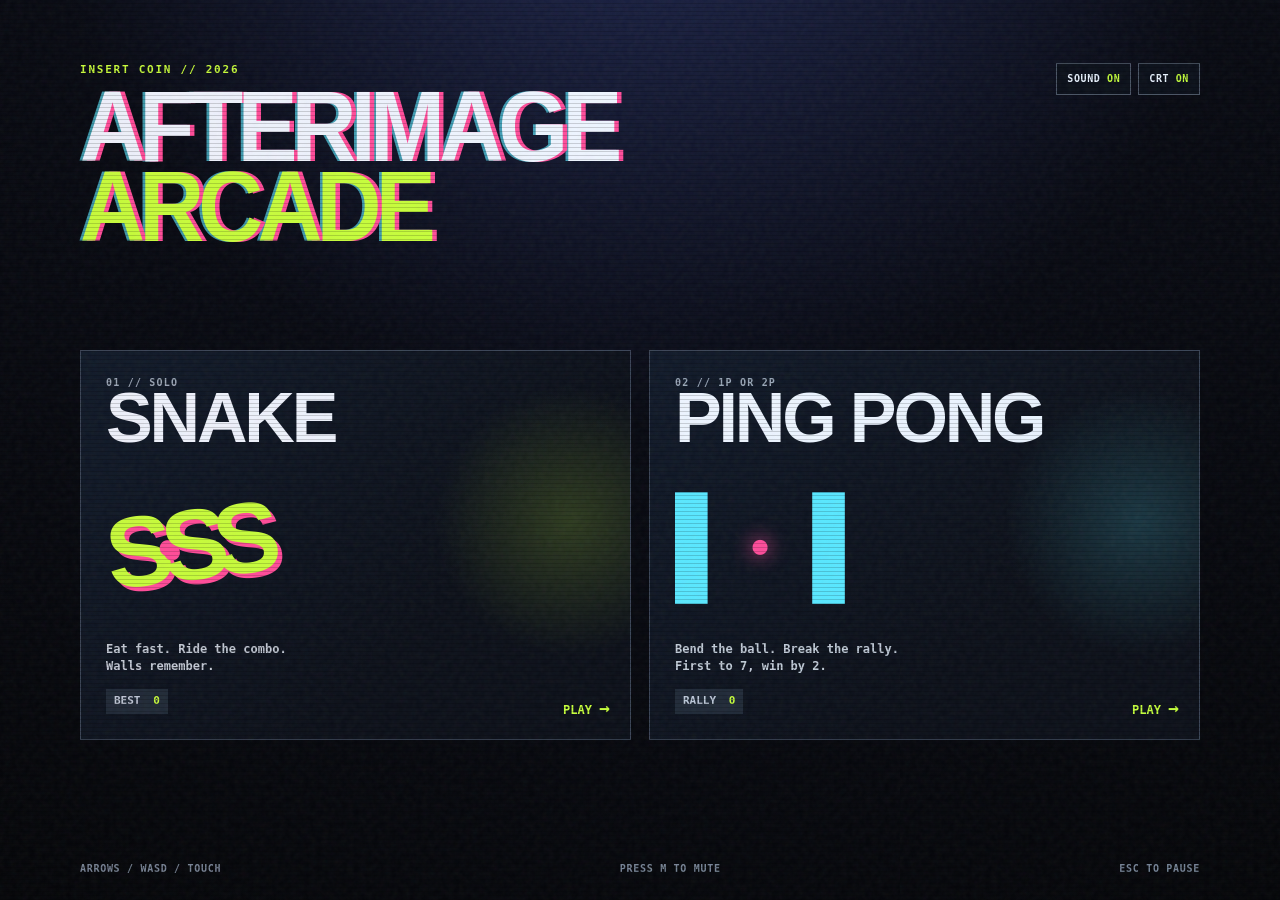
<file: index.html>
<!doctype html>
<html lang="en">
<head>
  <meta charset="utf-8">
  <meta name="viewport" content="width=device-width, initial-scale=1">
  <meta name="theme-color" content="#080a12">
  <title>Afterimage Arcade</title>
  <link rel="stylesheet" href="style.css">
</head>
<body>
  <div class="noise" aria-hidden="true"></div>
  <main id="hub" class="hub">
    <header class="masthead">
      <p class="eyebrow">INSERT COIN // 2026</p>
      <h1>AFTERIMAGE<br><span>ARCADE</span></h1>
      <div class="settings">
        <button id="mute-toggle" class="icon-button" aria-pressed="false">SOUND <b>ON</b></button>
        <button id="crt-toggle" class="icon-button" aria-pressed="true">CRT <b>ON</b></button>
      </div>
    </header>
    <section class="game-grid" aria-label="Games">
      <button class="game-card snake-card" data-game="snake">
        <span class="card-glow"></span>
        <span class="card-topline">01 // SOLO</span>
        <strong>SNAKE</strong>
        <span class="card-art snake-art">S<span>•</span>SS</span>
        <span class="card-copy">Eat fast. Ride the combo.<br>Walls remember.</span>
        <span class="chip">BEST <b id="snake-best">0</b></span>
        <span class="play-label">PLAY <i>→</i></span>
      </button>
      <button class="game-card pong-card" data-game="pong">
        <span class="card-glow"></span>
        <span class="card-topline">02 // 1P OR 2P</span>
        <strong>PING PONG</strong>
        <span class="card-art pong-art">▌ <em>●</em> ▐</span>
        <span class="card-copy">Bend the ball. Break the rally.<br>First to 7, win by 2.</span>
        <span class="chip">RALLY <b id="pong-best">0</b></span>
        <span class="play-label">PLAY <i>→</i></span>
      </button>
    </section>
    <footer><span>ARROWS / WASD / TOUCH</span><span>PRESS M TO MUTE</span><span>ESC TO PAUSE</span></footer>
  </main>

  <section id="game-shell" class="game-shell hidden" aria-live="polite">
    <canvas id="game-canvas" aria-label="Arcade game canvas"></canvas>
    <div class="game-topbar">
      <button id="back-button" class="back-button">← ARCADE</button>
      <div id="game-status" class="game-status"></div>
      <div class="top-actions"><button id="game-mute" aria-label="Toggle sound">SOUND</button><button id="game-crt" aria-label="Toggle CRT">CRT</button></div>
    </div>
    <div id="game-controls" class="game-controls"></div>
    <div id="overlay" class="overlay hidden" role="dialog" aria-modal="true" aria-labelledby="overlay-title">
      <div class="overlay-panel">
        <p id="overlay-kicker" class="eyebrow"></p>
        <h2 id="overlay-title"></h2>
        <p id="overlay-copy"></p>
        <div id="overlay-stats" class="overlay-stats"></div>
        <div id="overlay-actions" class="overlay-actions"></div>
      </div>
    </div>
  </section>
  <script type="module" src="js/app.js"></script>
</body>
</html>
</file>
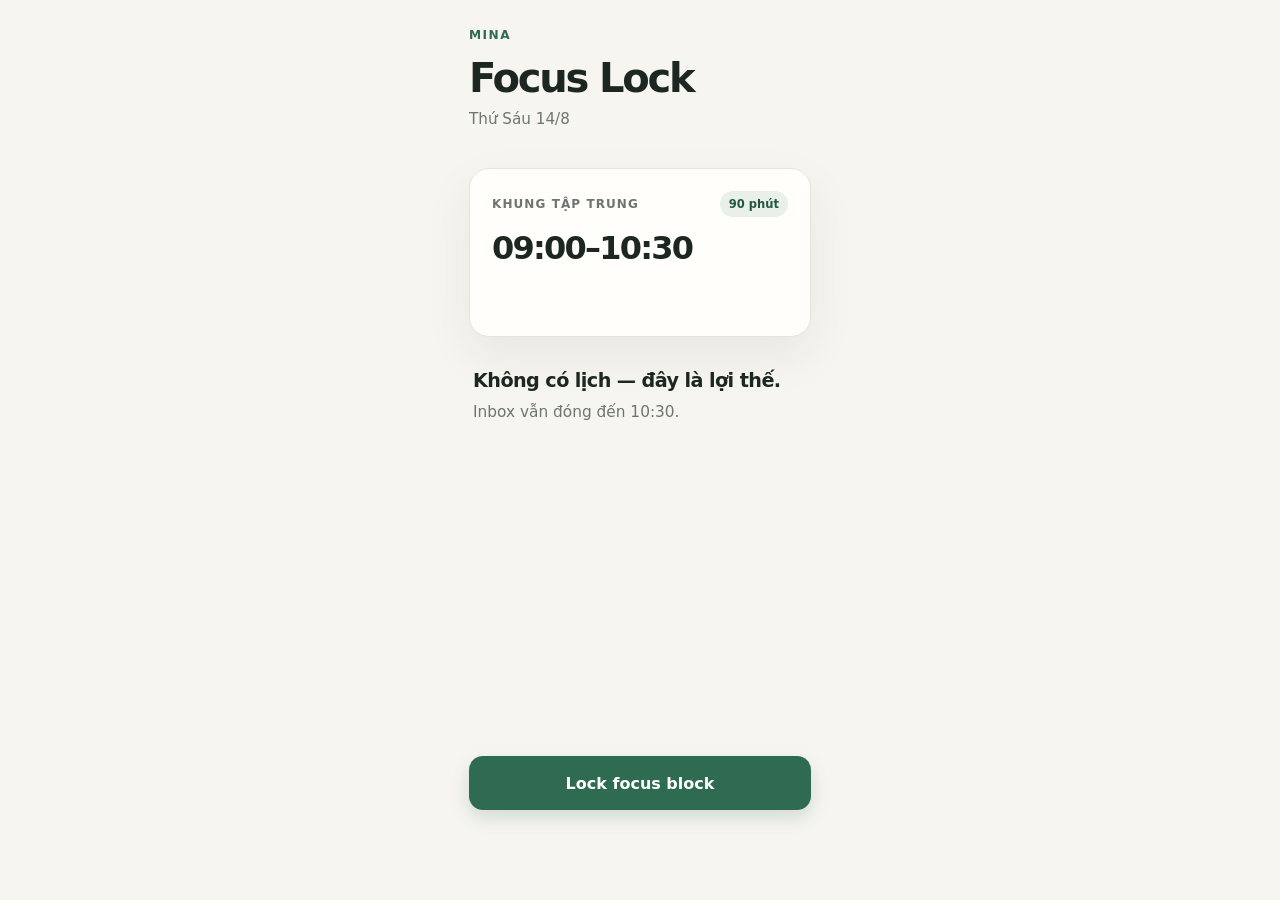
<file: focus.html>
<!doctype html>
<html lang="vi">
  <head>
    <meta charset="UTF-8" />
    <meta name="viewport" content="width=device-width, initial-scale=1" />
    <meta name="theme-color" content="#f7f5f0" />
    <title>Focus Lock — Mina</title>
    <style>
      :root {
        color-scheme: light;
        --canvas: #f7f5f0;
        --surface: #fffefb;
        --ink: #1d2721;
        --muted: #6e756f;
        --line: #e6e4dd;
        --accent: #2e6b51;
        --accent-dark: #245640;
        --accent-soft: #e8f0e9;
        --shadow: 0 18px 48px rgb(31 44 36 / 7%);
      }

      * {
        box-sizing: border-box;
      }

      body {
        min-width: 320px;
        min-height: 100vh;
        margin: 0;
        background: var(--canvas);
        color: var(--ink);
        font-family: Inter, ui-sans-serif, system-ui, -apple-system, BlinkMacSystemFont,
          "Segoe UI", sans-serif;
      }

      button {
        font: inherit;
      }

      .screen {
        width: min(100%, 390px);
        min-height: 844px;
        margin: 0 auto;
        padding: 28px 24px 34px;
        display: flex;
        flex-direction: column;
      }

      .app-name {
        margin: 0;
        color: var(--accent);
        font-size: 0.76rem;
        font-weight: 750;
        letter-spacing: 0.12em;
        text-transform: uppercase;
      }

      h1 {
        max-width: 280px;
        margin: 14px 0 0;
        font-size: clamp(2rem, 8vw, 2.5rem);
        line-height: 1.1;
        letter-spacing: -0.055em;
      }

      .date {
        margin: 10px 0 0;
        color: var(--muted);
        font-size: 0.95rem;
      }

      .focus-block {
        margin-top: 40px;
        padding: 22px;
        border: 1px solid var(--line);
        border-radius: 20px;
        background: var(--surface);
        box-shadow: var(--shadow);
      }

      .block-meta {
        display: flex;
        align-items: center;
        justify-content: space-between;
        gap: 16px;
      }

      .eyebrow {
        margin: 0;
        color: var(--muted);
        font-size: 0.75rem;
        font-weight: 700;
        letter-spacing: 0.09em;
        text-transform: uppercase;
      }

      .duration {
        padding: 6px 9px;
        border-radius: 999px;
        background: var(--accent-soft);
        color: var(--accent-dark);
        font-size: 0.72rem;
        font-weight: 700;
        white-space: nowrap;
      }

      .time {
        margin: 12px 0 0;
        font-size: 2rem;
        font-weight: 730;
        letter-spacing: -0.055em;
      }

      .lock-mark {
        display: inline-grid;
        width: 28px;
        height: 28px;
        place-items: center;
        margin-top: 19px;
        border-radius: 50%;
        background: var(--accent);
        color: white;
        font-size: 0.9rem;
        font-weight: 800;
        opacity: 0;
        transform: scale(0.7);
        transition: opacity 180ms ease, transform 180ms ease;
      }

      .focus-block.is-locked {
        border-color: #c8d9cd;
        background: #fbfdfb;
      }

      .focus-block.is-locked .lock-mark {
        opacity: 1;
        transform: scale(1);
      }

      .status {
        margin: 32px 4px 0;
        min-height: 100px;
      }

      .status h2 {
        margin: 0;
        font-size: 1.2rem;
        letter-spacing: -0.03em;
      }

      .status p {
        margin: 9px 0 0;
        color: var(--muted);
        font-size: 0.96rem;
        line-height: 1.55;
      }

      .actions {
        margin-top: auto;
        padding-top: 36px;
      }

      .primary,
      .undo {
        width: 100%;
        min-height: 54px;
        border: 0;
        border-radius: 14px;
        cursor: pointer;
        font-weight: 750;
        transition: background 160ms ease, border-color 160ms ease, color 160ms ease,
          transform 160ms ease;
      }

      .primary {
        background: var(--accent);
        color: #fff;
        box-shadow: 0 8px 18px rgb(46 107 81 / 18%);
      }

      .primary:hover:not(:disabled) {
        background: var(--accent-dark);
      }

      .primary:active:not(:disabled),
      .undo:active {
        transform: translateY(1px);
      }

      .primary:disabled {
        background: #e3e9e4;
        color: #6b766e;
        box-shadow: none;
        cursor: default;
      }

      .undo {
        display: none;
        margin-top: 12px;
        border: 1px solid var(--line);
        background: transparent;
        color: var(--ink);
      }

      .screen.is-locked .undo {
        display: block;
      }

      button:focus-visible {
        outline: 3px solid #9cc8aa;
        outline-offset: 3px;
      }

      @media (max-height: 844px) {
        .screen {
          min-height: 100vh;
        }
      }

      @media (prefers-reduced-motion: reduce) {
        *,
        *::before,
        *::after {
          scroll-behavior: auto !important;
          transition-duration: 0.01ms !important;
          animation-duration: 0.01ms !important;
          animation-iteration-count: 1 !important;
        }
      }
    </style>
  </head>
  <body>
    <main class="screen" id="screen">
      <header>
        <p class="app-name">Mina</p>
        <h1>Focus Lock</h1>
        <p class="date">Thứ Sáu 14/8</p>
      </header>

      <section class="focus-block" id="focus-block" aria-labelledby="block-time">
        <div class="block-meta">
          <p class="eyebrow">Khung tập trung</p>
          <span class="duration">90 phút</span>
        </div>
        <p class="time" id="block-time">09:00–10:30</p>
        <span class="lock-mark" id="lock-mark" aria-hidden="true">✓</span>
      </section>

      <section class="status" aria-live="polite" aria-atomic="true">
        <h2 id="status-title">Không có lịch — đây là lợi thế.</h2>
        <p id="status-copy">Inbox vẫn đóng đến 10:30.</p>
      </section>

      <div class="actions">
        <button class="primary" id="lock-button" type="button">Lock focus block</button>
        <button class="undo" id="undo-button" type="button">Undo</button>
      </div>
    </main>

    <script>
      (() => {
        const storageKey = "focus-lock:2026-08-14";
        const screen = document.getElementById("screen");
        const block = document.getElementById("focus-block");
        const lockButton = document.getElementById("lock-button");
        const undoButton = document.getElementById("undo-button");
        const statusTitle = document.getElementById("status-title");
        const statusCopy = document.getElementById("status-copy");

        function readLockState() {
          try {
            return localStorage.getItem(storageKey) === "locked";
          } catch {
            return false;
          }
        }

        function writeLockState(locked) {
          try {
            if (locked) {
              localStorage.setItem(storageKey, "locked");
            } else {
              localStorage.removeItem(storageKey);
            }
          } catch {
            // The interaction still works when storage is unavailable.
          }
        }

        function render(locked) {
          screen.classList.toggle("is-locked", locked);
          block.classList.toggle("is-locked", locked);
          lockButton.disabled = locked;
          lockButton.textContent = locked ? "Locked" : "Lock focus block";
          statusTitle.textContent = locked
            ? "Khung tập trung đã được khóa."
            : "Không có lịch — đây là lợi thế.";
          statusCopy.textContent = locked
            ? "Không thể chèn lịch mới vào 09:00–10:30."
            : "Inbox vẫn đóng đến 10:30.";
        }

        let locked = readLockState();
        render(locked);

        lockButton.addEventListener("click", () => {
          locked = true;
          writeLockState(true);
          render(locked);
        });

        undoButton.addEventListener("click", () => {
          locked = false;
          writeLockState(false);
          render(locked);
          lockButton.focus();
        });
      })();
    </script>
  </body>
</html>
</file>
<file: style.css>
:root { color-scheme: dark; --ink:#eef5ff; --muted:#9ba8b8; --bg:#080a12; --panel:#101521; --lime:#c7ff3c; --pink:#ff4d9b; --cyan:#5ae8ff; }
* { box-sizing:border-box; }
body { margin:0; min-height:100vh; background:radial-gradient(circle at 50% -20%,#202852 0,#080a12 48%,#050609 100%); color:var(--ink); font:600 15px/1.35 ui-monospace,SFMono-Regular,Menlo,Monaco,Consolas,monospace; overflow-x:hidden; }
button { font:inherit; color:inherit; cursor:pointer; }
.noise { position:fixed; inset:0; opacity:.055; pointer-events:none; z-index:20; background-image:url("data:image/svg+xml,%3Csvg viewBox='0 0 180 180' xmlns='http://www.w3.org/2000/svg'%3E%3Cfilter id='n'%3E%3CfeTurbulence type='fractalNoise' baseFrequency='.8' numOctaves='3' stitchTiles='stitch'/%3E%3C/filter%3E%3Crect width='100%25' height='100%25' filter='url(%23n)' opacity='.9'/%3E%3C/svg%3E"); }
body.crt::after { content:""; position:fixed; inset:0; pointer-events:none; z-index:30; background:repeating-linear-gradient(0deg,rgba(0,0,0,.16) 0 1px,transparent 1px 4px),linear-gradient(90deg,rgba(255,0,0,.025),transparent 45%,rgba(0,170,255,.025)); mix-blend-mode:multiply; }
.hub { width:min(1120px,calc(100% - 40px)); min-height:100vh; margin:auto; padding:clamp(28px,7vh,74px) 0 25px; display:flex; flex-direction:column; }
.masthead { position:relative; display:grid; grid-template-columns:1fr auto; align-items:start; margin-bottom:clamp(32px,6vh,68px); }
.eyebrow { color:var(--lime); letter-spacing:.16em; font-size:11px; margin:0 0 8px; }
h1 { grid-column:1; margin:0; font:900 clamp(45px,8vw,100px)/.8 Impact,Arial Black,sans-serif; letter-spacing:-.065em; transform:scaleX(.9); transform-origin:left; text-shadow:5px 0 var(--pink),-3px 0 rgba(90,232,255,.65); }
h1 span { color:var(--lime); }
.settings { grid-column:2; grid-row:1 / 3; display:flex; gap:7px; }
.icon-button,.top-actions button { border:1px solid #4b5564; background:#0b101a; padding:8px 10px; font-size:10px; letter-spacing:.06em; }
.icon-button b { color:var(--lime); }
.game-grid { display:grid; grid-template-columns:repeat(2,minmax(0,1fr)); gap:18px; margin:auto 0; }
.game-card { isolation:isolate; position:relative; min-height:390px; overflow:hidden; border:1px solid #3b4557; background:linear-gradient(135deg,#111a2a,#0c1019 65%); padding:25px; text-align:left; display:flex; flex-direction:column; transition:transform .16s ease,border-color .16s ease; }
.game-card:hover,.game-card:focus-visible { transform:translateY(-5px); border-color:var(--lime); outline:none; }
.game-card strong { z-index:1; font:900 clamp(42px,6vw,70px)/.85 Impact,Arial Black,sans-serif; letter-spacing:-.045em; }
.card-topline,.card-copy,.chip,.play-label { z-index:1; }
.card-topline { color:var(--muted); font-size:10px; letter-spacing:.12em; }
.card-art { z-index:1; flex:1; display:flex; align-items:center; justify-content:center; font:900 100px/.8 Impact,sans-serif; letter-spacing:-.15em; }
.snake-art { color:var(--lime); text-shadow:4px 5px var(--pink); transform:rotate(-7deg); }
.snake-art span { color:var(--pink); font-size:.55em; }
.pong-art { color:var(--cyan); font-size:92px; letter-spacing:.1em; }
.pong-art em { color:var(--pink); font-style:normal; font-size:.38em; text-shadow:0 0 20px var(--pink); animation:drift 1.7s ease-in-out infinite alternate; }
@keyframes drift { to { transform:translate(13px,-10px); } }
.card-copy { color:#c3ccd8; font-size:12px; }
.chip { align-self:flex-start; margin-top:15px; background:#202a38; padding:5px 8px; color:#bec8d8; font-size:11px; }.chip b{color:var(--lime);margin-left:6px}
.play-label { position:absolute; right:20px; bottom:18px; color:var(--lime); font-size:12px; }.play-label i{font-size:18px;font-style:normal}
.card-glow { position:absolute; width:280px; height:280px; right:-80px; top:30px; background:radial-gradient(circle,rgba(199,255,60,.18),transparent 68%); }.pong-card .card-glow{background:radial-gradient(circle,rgba(90,232,255,.18),transparent 68%)}
footer { margin-top:clamp(38px,8vh,80px); color:#778496; display:flex; justify-content:space-between; font-size:10px; letter-spacing:.07em; }
.game-shell { position:fixed; inset:0; z-index:10; background:#060910; display:grid; place-items:center; }.hidden{display:none!important}
#game-canvas { width:100vw; height:100vh; touch-action:none; }
.game-topbar { position:absolute; inset:15px 18px auto; display:flex; justify-content:space-between; align-items:center; pointer-events:none; }.game-topbar button{pointer-events:auto}
.back-button { border:0; background:transparent; color:var(--ink); font-size:12px; padding:8px; }.back-button:hover,.back-button:focus-visible { color:var(--lime); outline:1px solid var(--lime); }
.game-status { color:var(--muted); font-size:11px; letter-spacing:.08em; }.top-actions{display:flex;gap:6px}.top-actions button{font-size:9px;padding:6px}
.game-controls { position:absolute; bottom:18px; left:50%; transform:translateX(-50%); color:#aab7c8; text-align:center; font-size:10px; letter-spacing:.07em; pointer-events:none; }
.overlay { position:absolute; inset:0; display:grid; place-items:center; background:rgba(3,5,10,.55); backdrop-filter:blur(5px); }.overlay-panel{width:min(430px,calc(100% - 34px)); border:1px solid #526072; background:linear-gradient(135deg,#151d2b,#080c14); padding:31px; text-align:center; box-shadow:8px 8px 0 rgba(255,77,155,.35)}.overlay h2{font:900 48px/.9 Impact,Arial Black,sans-serif;margin:0 0 13px;letter-spacing:-.03em}.overlay p:not(.eyebrow){color:#bdc9d8;font-size:13px}.overlay-stats{display:flex;justify-content:center;gap:22px;margin:20px 0;color:var(--lime);font-size:13px}.overlay-actions{display:flex;justify-content:center;gap:9px}.overlay-actions button{border:1px solid var(--lime);padding:10px 15px;background:#182117;color:var(--lime);font-size:11px}.overlay-actions button:last-child{border-color:#647084;background:#151a24;color:#e4ebf5}
@media (max-width:650px){.hub{width:min(100% - 28px,520px);padding-top:28px}.masthead{margin-bottom:40px}h1{font-size:57px}.settings{flex-direction:column}.game-grid{grid-template-columns:1fr}.game-card{min-height:280px}.card-art{position:absolute;opacity:.32;right:10px;top:70px;font-size:110px}.pong-art{font-size:80px}footer span:not(:first-child){display:none}.game-controls{width:94%;font-size:9px}.game-topbar{inset:7px 8px auto}.game-status{display:none}}
@media (prefers-reduced-motion:reduce){*,*:before,*:after{animation-duration:.001ms!important;transition-duration:.001ms!important}}
</file>
